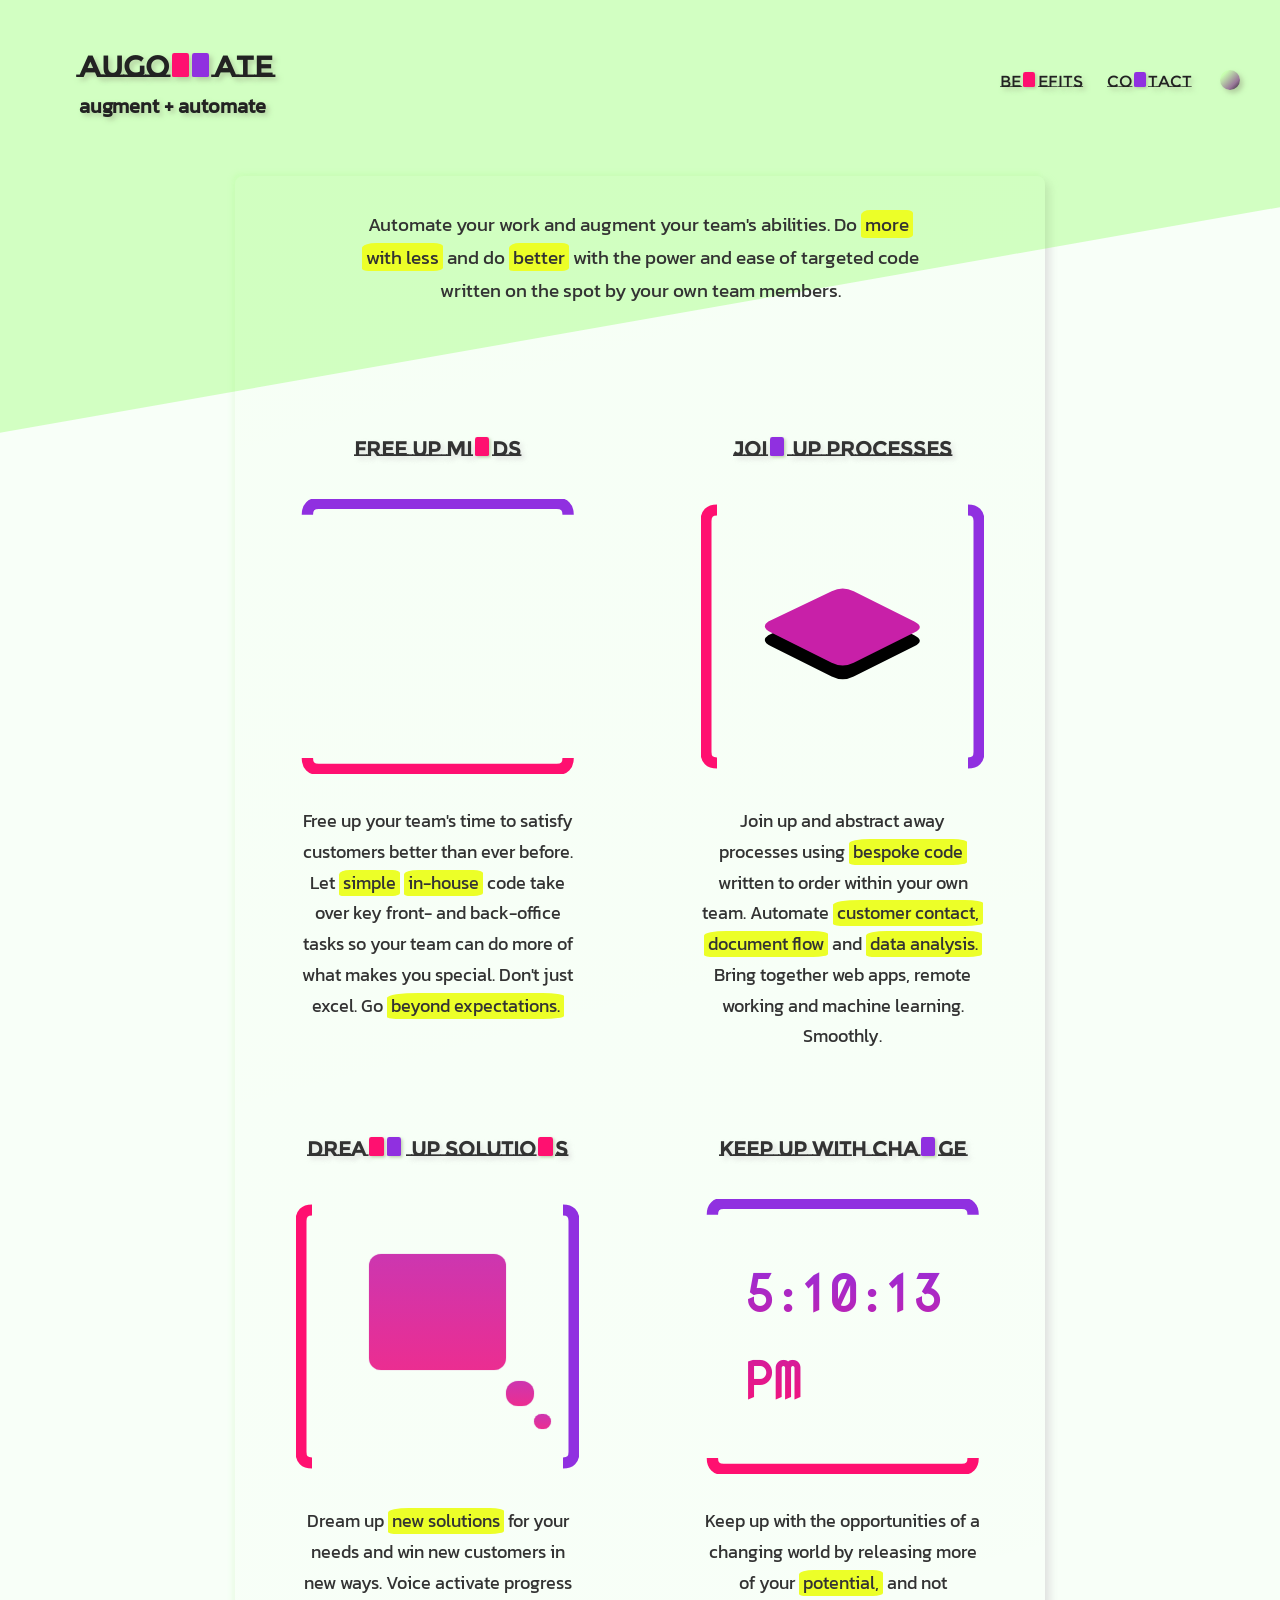
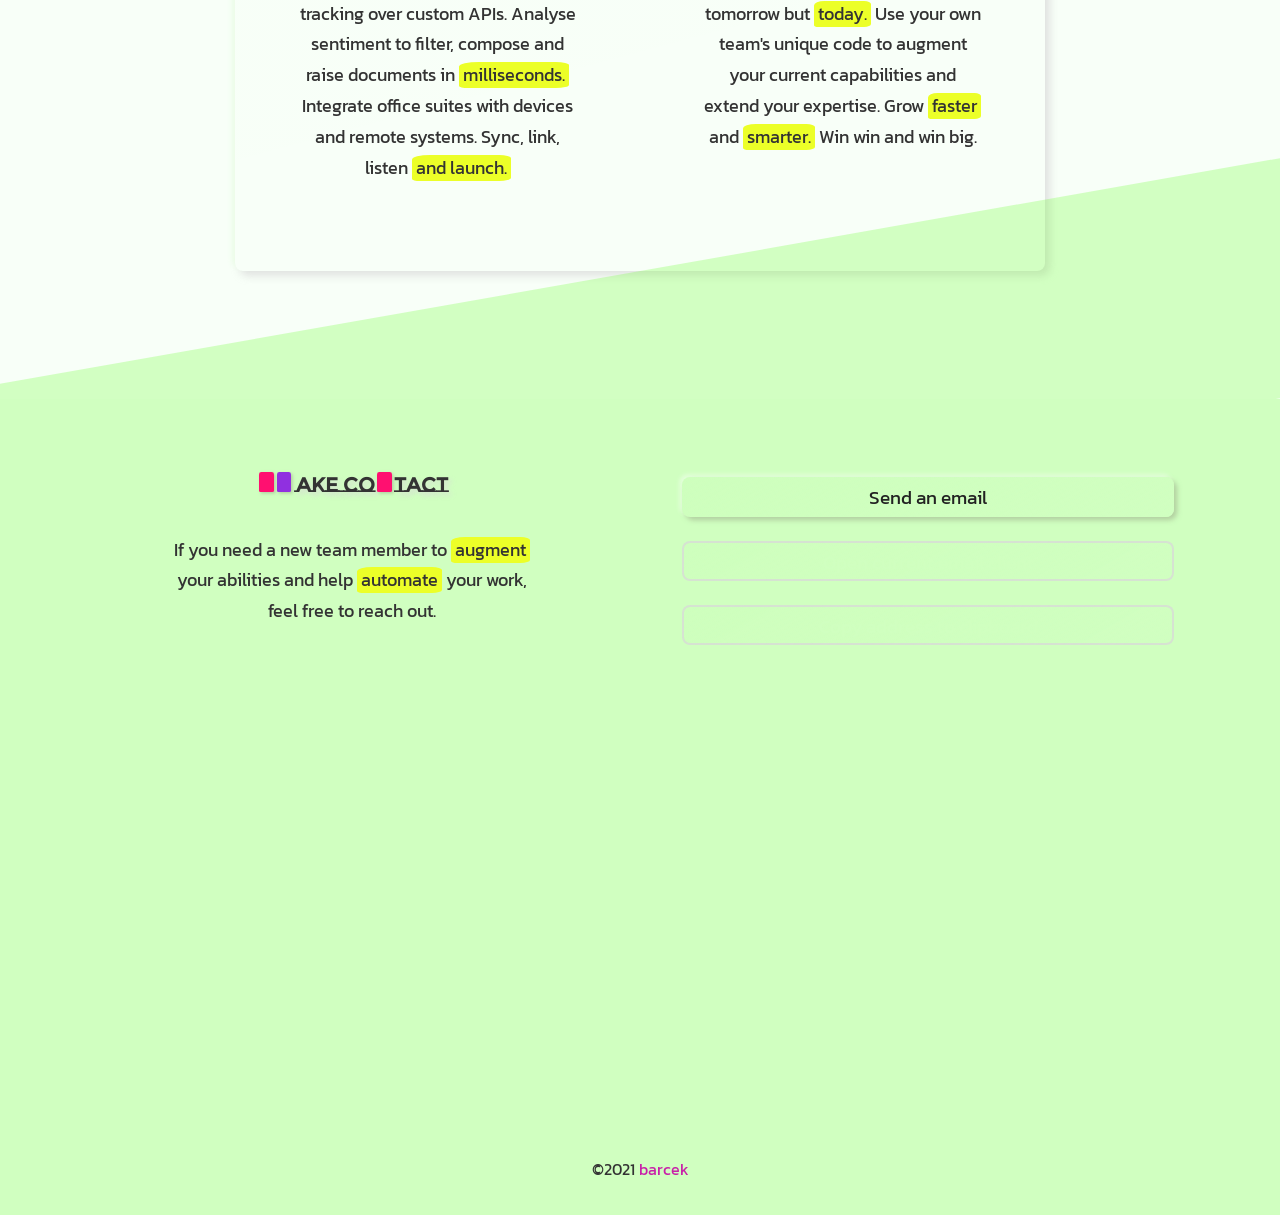
<file: index.html>
<!DOCTYPE html>
<html lang="en">

  <head>

    <meta charset="utf-8">
    <meta name="viewport" content="width=device-width,initial-scale=1.0">

    <meta name="title" content="AUGOMATE | automate your work & augment your team's abilities">
    <meta name="description" content="Do more & do better with the power & ease of targeted code written on the spot by your own team members.">
    <meta name="keywords" content="automation, automate, automated, augmentation, augment, augmented, team, back-office, join up, integrate, sync, excel, better, resources, processes, solutions, analysis, document, flow, app, remote, in-house, bespoke, code">

    <title>AUGOMATE | augment + automate</title>

    <link rel="icon" href="[data-uri]">
    <link rel="stylesheet" href="./style.css">
    <script src="./script.js" defer></script>

  </head>

  <body>

    <div class="splash splash--top"></div>

    <a href="#content" class="skip">Skip to content</a>

    <header>

      <a href="index.html">
        <section class="title__frame">
          <h1 class="title__name" aria-label="augomate">
            augo<span class="visually-hidden">m</span><div class="bar bar--large bar--left"></div><div class="bar bar--large bar--right"></div>ate
          </h1>
          <h2 class="title__summary">
            augment + automate
          </h2>
        </section>
      </a>

      <nav class="outline outline--lit hidden" aria-label="main">

        <button class="btn--raised btn--menu" aria-controls="menu" aria-pressed="false" aria-label="menu toggle">
          <div></div>
          <div></div>
          <div></div>
        </button>

      </nav>

      <ul class="menu__list transparent hidden" id="menu" aria-expanded="false">

        <div class="outline outline--lit">
          <a href="#benefits" aria-label="benefits">
            Be<span class="visually-hidden">n</span><div class="bar bar--small bar--solo"></div>efits
          </a>
        </div>

        <div class="outline outline--lit">
          <a href="#contact" aria-label="contact">
            Co<span class="visually-hidden">n</span><div class="bar bar--small bar--solo"></div>tact
          </a>
        </div>

        <div class="outline outline--lit theme__outline" tabindex="0" aria-label="theme toggle">
          <div class="theme__disc"></div>
        </div>

      </ul>

    </header>

    <main id="content">

      <section class="card intro transparent">
        <p>Automate your work and augment your team's abilities. Do <mark>more</mark> <mark>with less</mark> and do <mark>better</mark> with the power and ease of targeted code written on the spot by your own team members.</p>
      </section>

      <article class="tablet tablet--offset">

        <section class="card transparent" id="benefits">

          <h1 aria-label="free up minds">
            Free Up Mi<span class="visually-hidden">n</span><div class="bar bar--medium bar--solo"></div>ds
          </h1>

          <div class="box" id="flow" role="presentation">
            <svg class="box__bracket box__bracket--horizontal box__bracket--upper" viewBox="0 0 25 2">
              <path d="M1,2 Q1,1 2,1 L23,1 Q24,1 24,2"></path>
            </svg>
            <div class="noscript">
              <div class="flow__symbol">&num;</div>
              <div class="flow__symbol">&hearts;</div>
              <div class="flow__symbol">&reg;</div>
              <div class="flow__symbol">&check;</div>
              <div class="flow__symbol">&euro;</div>
            </div>
            <svg class="box__bracket box__bracket--horizontal box__bracket--lower" viewBox="0 0 25 2">
              <path d="M1,0 Q1,1 2,1 L23,1 Q24,1 24,0"></path>
            </svg>
          </div>

          <p>Free up your team's time to satisfy customers better than ever before. Let <mark>simple</mark> <mark>in-house</mark> code take over key front- and back-office tasks so your team can do more of what makes you special. Don't just excel. Go <mark>beyond expectations.</mark></p>

        </section>

        <section class="card transparent">

          <h1 aria-label="join up processes">
            Joi<span class="visually-hidden">n</span><div class="bar bar--medium bar--solo"></div> Up Processes
          </h1>

          <div class="box" id="grid" role="presentation">
            <svg class="box__bracket box__bracket--vertical box__bracket--left" viewBox="0 0 2 25">
              <path d="M2,1 Q1,1 1,2 L1,23 Q1,24 2,24"></path>
            </svg>
            <svg class="box__image" viewBox="0 0 100 100">
              <path class="box__image--bottom" d="m54,37 l22,11 q4,2 0,4 l-22,11 q-4,2 -8,0 l-22,-11 q-4,-2 -1,-4 l23,-11 q4,-2 8,0 z"></path>
              <path class="box__image--inflow" d="M0,20 L36,38"></path>
              <path class="box__image--inflow" d="M0,80 L26,66 Q28,65 26,64 L22,62 Q20,61 22,60 L40,51"></path>
              <path class="box__image--outflow" d="M100,20 L64,38"></path>
              <path class="box__image--top" d="M54,32 L76,43 Q80,45 76,47 L54,58 Q50,60 46,58 L24,47 Q20,45 23,43 L46,32 Q50,30 54,32 Z"></path>
            </svg>
            <svg class="box__bracket box__bracket--vertical box__bracket--right" viewBox="0 0 2 25">
              <path d="M0,1 Q1,1 1,2 L1,23 Q1,24 0,24"></path>
            </svg>
          </div>

          <p>Join up and abstract away processes using <mark>bespoke code</mark> written to order within your own team. Automate <mark>customer contact,</mark> <mark>document flow</mark> and <mark>data analysis.</mark> Bring together web apps, remote working and machine learning. Smoothly.</p>

        </section>

        <section class="card transparent">

          <h1 aria-label="dream up solutions">
            Drea<span class="visually-hidden">m</span><div class="bar bar--medium bar--left"></div><div class="bar bar--medium bar--right"></div> Up Solutio<span class="visually-hidden">n</span><div class="bar bar--medium bar--solo"></div>s
          </h1>

          <div class="box" id="idea" role="presentation">
            <svg class="box__bracket box__bracket--vertical box__bracket--left" viewBox="0 0 2 25">
              <path d="M2,1 Q1,1 1,2 L1,23 Q1,24 2,24"></path>
            </svg>
            <div class="idea__bubble idea__bubble--large">
              <div class="idea__backdrop"></div>
            </div>
            <div class="idea__bubble idea__bubble--small">
              <div class="idea__backdrop"></div>
            </div>
            <div class="idea__bubble idea__bubble--small">
              <div class="idea__backdrop"></div>
            </div>
            <svg class="box__bracket box__bracket--vertical box__bracket--right" viewBox="0 0 2 25">
              <path d="M0,1 Q1,1 1,2 L1,23 Q1,24 0,24"></path>
            </svg>
          </div>

          <p>Dream up <mark>new solutions</mark> for your needs and win new customers in new ways. Voice activate progress tracking over custom APIs. Analyse sentiment to filter, compose and raise documents in <mark>milliseconds.</mark> Integrate office suites with devices and remote systems. Sync, link, listen <mark>and launch.</mark></p>

        </section>

        <section class="card transparent">

          <h1 aria-label="keep up with change">
            Keep Up With Cha<span class="visually-hidden">n</span><div class="bar bar--medium bar--solo"></div>ge
          </h1>

          <div class="box" id="time" role="presentation">
            <svg class="box__bracket box__bracket--horizontal box__bracket--upper" viewBox="0 0 25 2">
              <path d="M1,2 Q1,1 2,1 L23,1 Q24,1 24,2"></path>
            </svg>
            <svg class="box__bracket box__bracket--horizontal box__bracket--lower" viewBox="0 0 25 2">
              <path d="M1,0 Q1,1 2,1 L23,1 Q24,1 24,0"></path>
            </svg>
            <p></p>
          </div>

          <p>Keep up with the opportunities of a changing world by releasing more of your <mark>potential,</mark> and not tomorrow but <mark>today.</mark> Use your own team's unique code to augment your current capabilities and extend your expertise. Grow <mark>faster</mark> and <mark>smarter.</mark> Win win and win big.</p>

        </section>

      </article>

    </main>

    <div class="splash splash--bottom"></div>

    <form id="contact">

      <section class="card transparent">

        <h1 aria-label="make contact">
          <span class="visually-hidden">M</span><div class="bar bar--medium bar--left"></div><div class="bar bar--medium bar--right"></div>ake Co<span class="visually-hidden">n</span><div class="bar bar--medium bar--solo"></div>tact
        </h1>

        <p>If you need a new team member to <mark>augment</mark> your abilities and help <mark>automate</mark> your work, feel free to reach out.</p>

      </section>

      <fieldset class="form__btns">

        <div class="outline">
          <button id="contact-show" class="btn--raised btn--form">
            Send an email
          </button>
        </div>

        <div class="outline">
          <button id="contact-send" class="btn--raised btn--form" disabled>
            Open current email client
          </button>
        </div>

        <div class="outline">
          <button id="contact-copy" class="btn--raised btn--form" disabled>
            Copy address to clipboard
          </button>
        </div>

        <p class="form__note form--summary" aria-live="polite"></p>

      </fieldset>

    </form>

    <footer>

      <p>&copy;2021 <a href="https://github.com/barcek">barcek</a></p>

    </footer>

  </body>
</html>
</file>
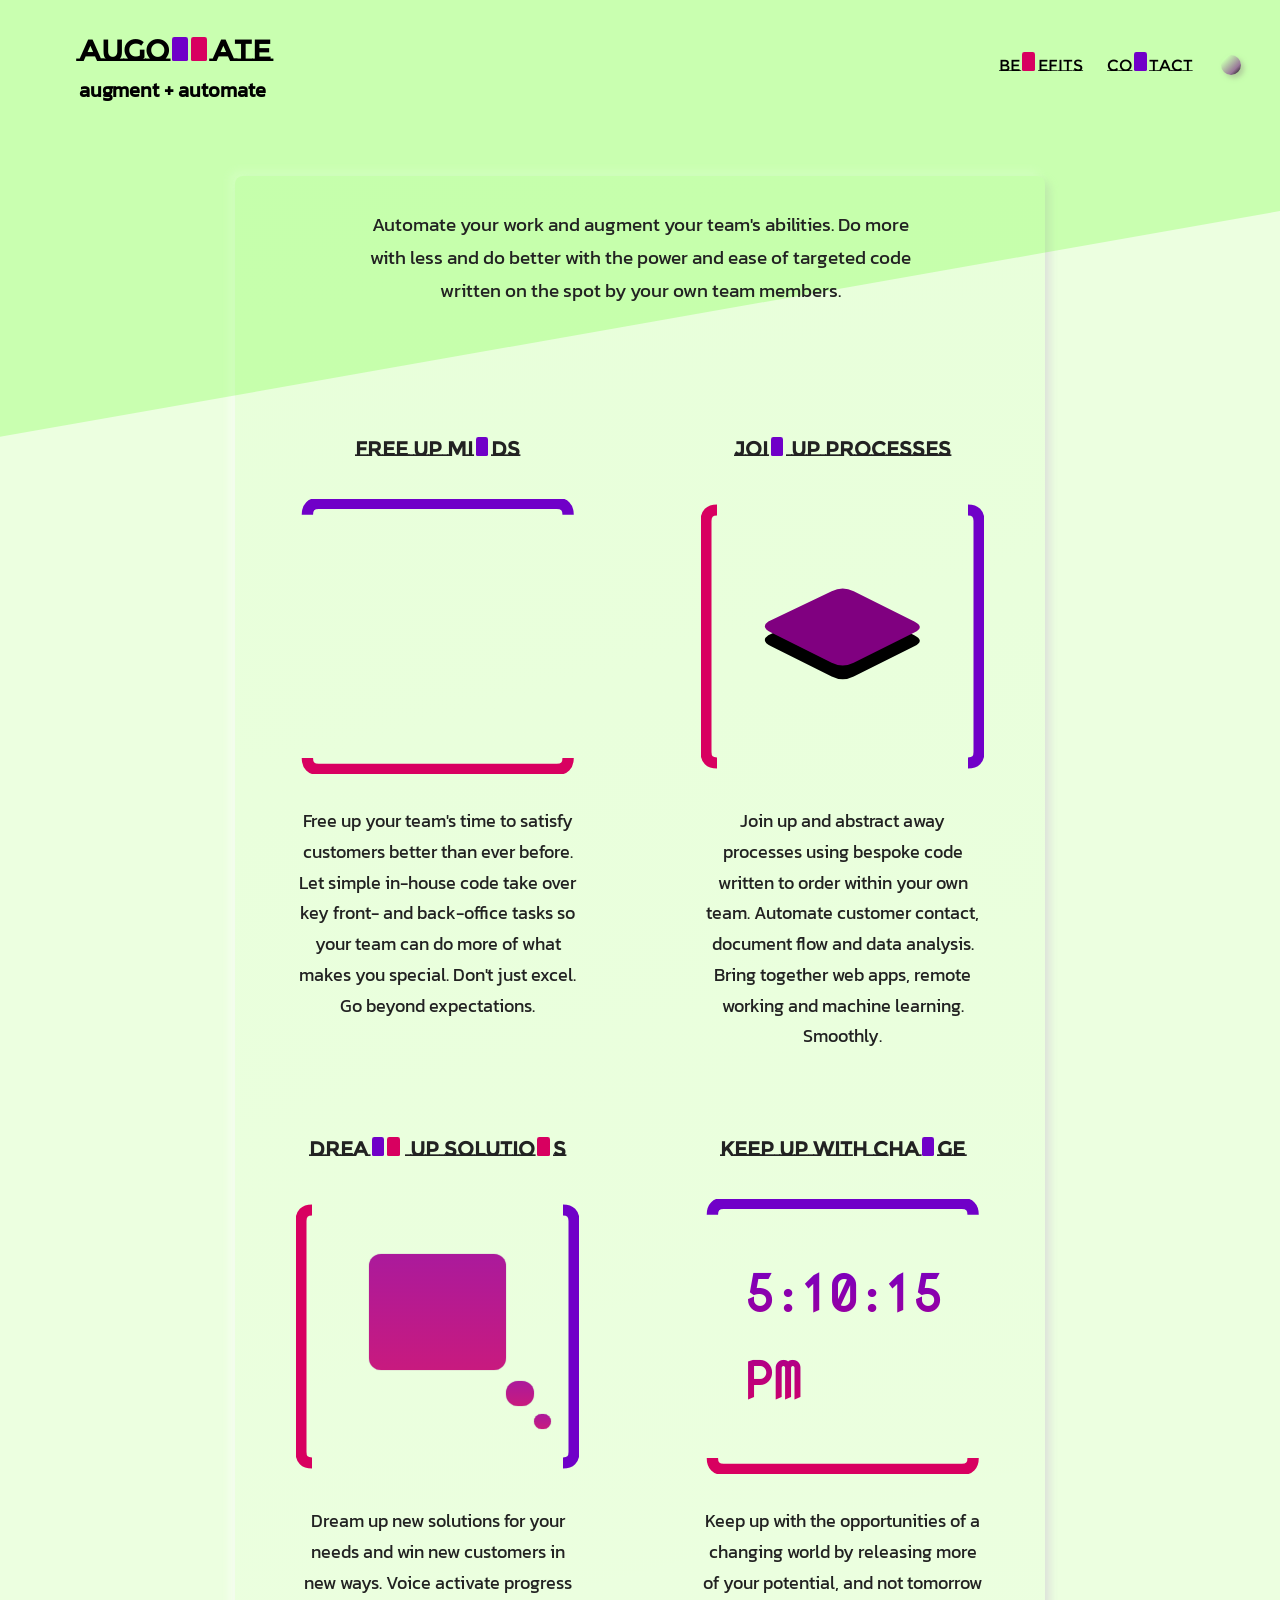
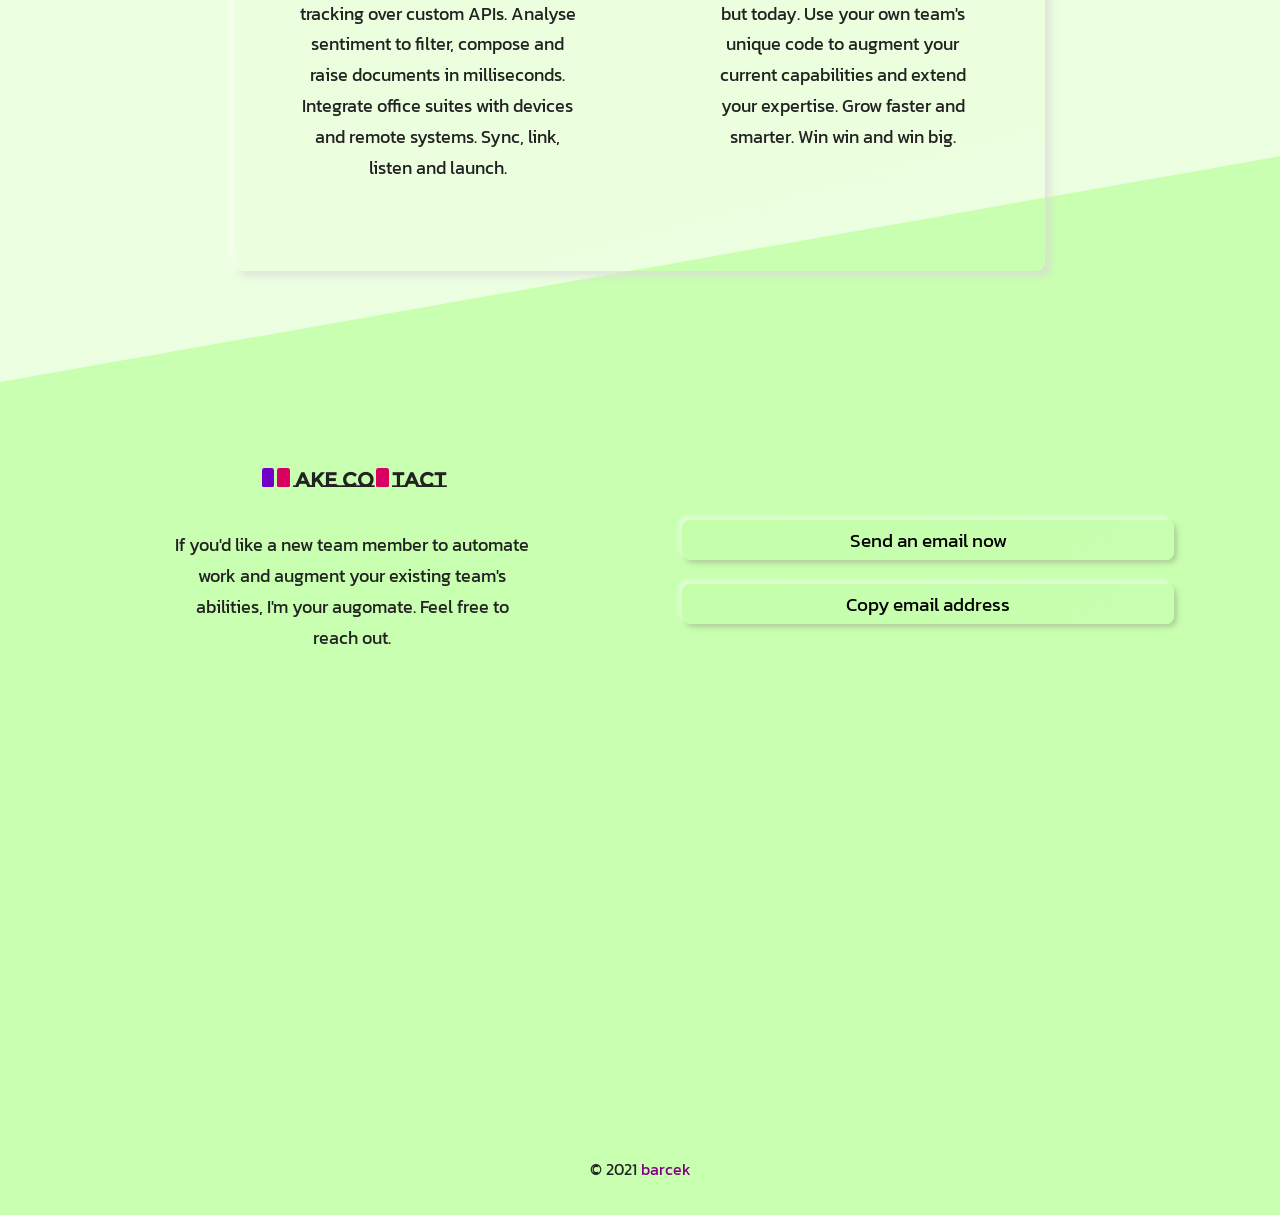
<file: src/index.html>
<!DOCTYPE html>
<html lang="en">

    <head>

        <meta charset="utf-8">
        <meta name="viewport" content="width=device-width,initial-scale=1.0">

        <meta name="title" content="AUGOMATE | automate your work & augment your team's abilities">
        <meta name="description" content="Do more & do better with the power & ease of targeted code written on the spot by your own team members.">
        <meta name="keywords" content="automation, automate, automated, augmentation, augment, augmented, team, back-office, join up, integrate, sync, excel, better, resources, processes, solutions, analysis, document, flow, app, remote, in-house, bespoke, code">

        <title>AUGOMATE | augment + automate</title>

        <link rel="icon" href="[data-uri]">
        <link rel="stylesheet" href="./style.css">
        <script src="./script.js" defer></script>

    </head>

    <body>

        <div class="splash splash--top"></div>

        <header>
            <a href="index.html">
                <section class="title__frame">
                    <h1 class="title__name" aria-label="augomate">
                        augo<span class="hidden">m</span><span class="bar bar--large bar--left"></span><span class="bar bar--large bar--right"></span>ate
                    </h1>
                    <h2 class="title__summary">
                        augment + automate
                    </h2>
                </section>
            </a>

            <nav class="outline outline--lit hidden" aria-label="main">
                <button class="btn--raised btn--menu" aria-controls="menu" aria-pressed="false" aria-label="menu toggle">
                    <div></div>
                    <div></div>
                    <div></div>
                </button>
            </nav>
            <ul class="menu__list transparent hidden" id="menu" aria-expanded="false">
                <div class="outline outline--lit">
                    <a href="#benefits" aria-label="benefits">
                        Be<span class="hidden">n</span><span class="bar bar--small bar--solo"></span>efits
                    </a>
                </div>
                <div class="outline outline--lit">
                    <a href="#contact" aria-label="contact">
                        Co<span class="hidden">n</span><span class="bar bar--small bar--solo"></span>tact
                    </a>
                </div>
                <div class="outline outline--lit theme__outline" tabindex="0" aria-label="theme toggle">
                    <div class="theme__disc"></div>
                </div>
            </ul>

        </header>

        <main>

            <section class="card intro transparent">
                <p>Automate your work and augment your team's abilities. Do more with less and do better with the power and ease of targeted code written on the spot by your own team members.</p>
            </section>

            <article class="tablet tablet--offset">

                <section class="card transparent" id="benefits">
                    <h1 aria-label="free up minds">
                        Free Up Mi<span class="hidden">n</span><span class="bar bar--small bar--solo"></span>ds
                    </h1>
                    <div class="box" id="flow" role="presentation">
                        <svg class="box__bracket box__bracket--horizontal box__bracket--upper" viewBox="0 0 25 2">
                            <path d="M1,2 Q1,1 2,1 L23,1 Q24,1 24,2"></path>
                        </svg>
                        <div class="noscript">
                            <div class="flow__symbol">&num;</div>
                            <div class="flow__symbol">&hearts;</div>
                            <div class="flow__symbol">&reg;</div>
                            <div class="flow__symbol">&check;</div>
                            <div class="flow__symbol">&euro;</div>
                        </div>
                        <svg class="box__bracket box__bracket--horizontal box__bracket--lower" viewBox="0 0 25 2">
                            <path d="M1,0 Q1,1 2,1 L23,1 Q24,1 24,0"></path>
                        </svg>
                    </div>
                    <p>Free up your team's time to satisfy customers better than ever before. Let simple in-house code take over key front- and back-office tasks so your team can do more of what makes you special. Don't just excel. Go beyond expectations.</p>
                </section>

                <section class="card transparent">
                    <h1 aria-label="join up processes">
                        Joi<span class="hidden">n</span><span class="bar bar--small bar--solo"></span> Up Processes
                    </h1>
                    <div class="box" id="grid" role="presentation">
                        <svg class="box__bracket box__bracket--vertical box__bracket--left" viewBox="0 0 2 25">
                            <path d="M2,1 Q1,1 1,2 L1,23 Q1,24 2,24"></path>
                        </svg>
                        <svg class="box__image" viewBox="0 0 100 100">
                            <path class="box__image--bottom" d="m54,37 l22,11 q4,2 0,4 l-22,11 q-4,2 -8,0 l-22,-11 q-4,-2 -1,-4 l23,-11 q4,-2 8,0 z"></path>
                            <path class="box__image--inflow" d="M0,20 L36,38"></path>
                            <path class="box__image--inflow" d="M0,80 L26,66 Q28,65 26,64 L22,62 Q20,61 22,60 L40,51"></path>
                            <path class="box__image--outflow" d="M100,20 L64,38"></path>
                            <path class="box__image--top" d="M54,32 L76,43 Q80,45 76,47 L54,58 Q50,60 46,58 L24,47 Q20,45 23,43 L46,32 Q50,30 54,32 Z"></path>
                        </svg>
                        <svg class="box__bracket box__bracket--vertical box__bracket--right" viewBox="0 0 2 25">
                            <path d="M0,1 Q1,1 1,2 L1,23 Q1,24 0,24"></path>
                        </svg>
                    </div>
                    <p>Join up and abstract away processes using bespoke code written to order within your own team. Automate customer contact, document flow and data analysis. Bring together web apps, remote working and machine learning. Smoothly.</p>
                </section>

                <section class="card transparent">
                    <h1 aria-label="dream up solutions">
                        Drea<span class="hidden">m</span><span class="bar bar--small bar--left"></span><span class="bar bar--small bar--right"></span> Up Solutio<span class="hidden">n</span><span class="bar bar--small bar--solo"></span>s
                    </h1>
                    <div class="box" id="idea" role="presentation">
                        <svg class="box__bracket box__bracket--vertical box__bracket--left" viewBox="0 0 2 25">
                            <path d="M2,1 Q1,1 1,2 L1,23 Q1,24 2,24"></path>
                        </svg>
                        <div class="idea__bubble idea__bubble--large">
                            <div class="idea__backdrop"></div>
                        </div>
                        <div class="idea__bubble idea__bubble--small">
                            <div class="idea__backdrop"></div>
                        </div>
                        <div class="idea__bubble idea__bubble--small">
                            <div class="idea__backdrop"></div>
                        </div>
                        <svg class="box__bracket box__bracket--vertical box__bracket--right" viewBox="0 0 2 25">
                            <path d="M0,1 Q1,1 1,2 L1,23 Q1,24 0,24"></path>
                        </svg>
                    </div>
                    <p>Dream up new solutions for your needs and win new customers in new ways. Voice activate progress tracking over custom APIs. Analyse sentiment to filter, compose and raise documents in milliseconds. Integrate office suites with devices and remote systems. Sync, link, listen and launch.</p>
                </section>

                <section class="card transparent">
                    <h1 aria-label="keep up with change">
                        Keep Up With Cha<span class="hidden">n</span><span class="bar bar--small bar--solo"></span>ge
                    </h1>
                    <div class="box" id="time" role="presentation">
                        <svg class="box__bracket box__bracket--horizontal box__bracket--upper" viewBox="0 0 25 2">
                            <path d="M1,2 Q1,1 2,1 L23,1 Q24,1 24,2"></path>
                        </svg>
                        <svg class="box__bracket box__bracket--horizontal box__bracket--lower" viewBox="0 0 25 2">
                            <path d="M1,0 Q1,1 2,1 L23,1 Q24,1 24,0"></path>
                        </svg>
                        <p></p>
                    </div>
                    <p>Keep up with the opportunities of a changing world by releasing more of your potential, and not tomorrow but today. Use your own team's unique code to augment your current capabilities and extend your expertise. Grow faster and smarter. Win win and win big.</p>
                </section>

            </article>

        </main>

        <div class="splash splash--bottom"></div>

        <form id="contact">

            <section class="card transparent">
                <h1 aria-label="make contact">
                    <span class="hidden">M</span><span class="bar bar--small bar--left"></span><span class="bar bar--small bar--right"></span>ake Co<span class="hidden">n</span><span class="bar bar--small bar--solo"></span>tact
                </h1>
                <p>If you'd like a new team member to automate work and augment your existing team's abilities, I'm your augomate. Feel free to reach out.</p>
            </section>

            <fieldset class="form__btns">
                <div class="outline">
                    <button id="contact-send" class="btn--raised btn--form">
                        Send an email now
                    </button>
                </div>

                <div class="outline">
                    <button id="contact-copy" class="btn--raised btn--form">
                        Copy email address
                    </button>
                </div>

                <p class="form__note form--summary" aria-live="polite"></p>
            </fieldset>

        </form>

        <footer>

            <p>&copy; 2021 <a href="https://github.com/barcek">barcek</a></p>

        </footer>

    </body>
</html>
</file>
<file: style.css>
* {
  margin: 0;
  padding: 0;
  box-sizing: border-box;
}

@font-face {
  font-family: "Montserrat Subrayada";
  src: url("./fonts/Montserrat_Subrayada/MontserratSubrayada-Regular.ttf");
}

@font-face {
  font-family: "Kanit";
  src: url("./fonts/Kanit/Kanit-Regular.ttf");
}

@font-face {
  font-family: "Nova Mono";
  src: url("./fonts/Nova_Mono/NovaMono-Regular.ttf");
}

:root {

  --outline: rgb(112, 216, 80);
  --highlighting: rgb(236, 255, 40);

  --splash-translucent: rgba(96, 255, 32, 0.25);
  --splash-opaque: rgb(208, 255, 192);

  --plateau: rgba(96, 255, 32, 0.01);
  --background: rgb(248, 255, 248);

  --highlight-light: rgba(232, 255, 224, 0.9);
  --highlight-strong: rgba(236, 255, 232, 0.9);
  --shadow-light: rgba(216, 216, 216, 0.75);
  --shadow-strong: rgba(168, 192, 150, 0.75);

  --accent-warm: rgb(255, 16, 112);
  --accent-mid: rgb(200, 32, 168);
  --accent-cool: rgb(144, 48, 224);

  --grayscale-strong: #222;
  --grayscale-light: #333;

  --theme-other-primary: #979;
  --theme-other-secondary: rgb(200, 255, 176);
}

@media screen and (prefers-color-scheme: dark) {

  :root {

    --outline: rgb(24, 144, 12);
    --highlighting: rgb(140, 44, 0);

    --splash-translucent: rgba(0, 1, 0, 0.25);
    --splash-opaque: rgb(42, 54, 42);

    --plateau: rgba(96, 168, 32, 0.01);
    --background: rgb(56, 72, 56);

    --highlight-light: rgba(64, 88, 64, 0.9);
    --highlight-strong: rgba(68, 88, 68, 0.9);
    --shadow-light: rgba(16, 32, 16, 0.75);
    --shadow-strong: rgba(8, 16, 8, 0.75);

    --accent-warm: rgb(216, 0, 96);
    --accent-mid: rgb(182, 40, 172);
    --accent-cool: rgb(148, 80, 248);

    --grayscale-strong: #eee;
    --grayscale-light: #ddd;

    --theme-other-primary: rgb(255, 232, 48);
    --theme-other-secondary: orange;
  }
}

html {
  scroll-behavior: smooth;
}

body.dark {

  --outline: rgb(24, 144, 12);
  --highlighting: rgb(140, 44, 0);

  --splash-translucent: rgba(0, 1, 0, 0.25);
  --splash-opaque: rgb(42, 54, 42);

  --plateau: rgba(96, 168, 32, 0.01);
  --background: rgb(56, 72, 56);

  --highlight-light: rgba(64, 88, 64, 0.9);
  --highlight-strong: rgba(68, 88, 68, 0.9);
  --shadow-light: rgba(16, 32, 16, 0.75);
  --shadow-strong: rgba(18, 24, 18, 0.75);

  --accent-warm: rgb(216, 0, 96);
  --accent-mid: rgb(182, 40, 172);
  --accent-cool: rgb(148, 80, 248);

  --grayscale-strong: #ddd;
  --grayscale-light: #ccc;

  --theme-other-primary: rgb(255, 232, 48);
  --theme-other-secondary: orange;
}

body {
  background-color: var(--background);
  font-family: "Kanit", "Arial", sans-serif;
  color: var(--grayscale-light);
  font-size: 1.05rem;
  line-height: 1.75;
  overflow-x: hidden;
}

body::before {
  content: "narrow";
  display: none;
}

a {
  color: var(--accent-mid);
  text-decoration: none;
}

a:hover,
a:focus {
  text-decoration: underline;
}

/* Outline */

:focus {
  outline: none;
}

.outline {
  position: relative;
  display: inline-block;
  padding: 0.25rem;
  border: 0.4rem solid transparent;
  border-radius: 0.75rem;
  transition: 200ms;
}

.outline:focus-within {
  border: 0.4rem solid var(--outline);
}

.outline--lit:hover {
  border: 0.4rem solid var(--outline);
}

/* Splashes */

.splash {
  position: absolute;
  left: 0vw;
  width: 100%;
  background-color: var(--splash-translucent);
  transform: skew(0, -10deg);
}

.splash--top {
  top: -15vw;
  height: 60vw;
  z-index: 1;
}

.splash--bottom {
  height: 50vw;
}

/* Bars */

.bar {
  display: inline-block;
  border-radius: 0.15rem 0.15rem 0.1rem 0.1rem;
}

.bar--small {
  width: 0.75rem;
  height: 0.9rem;
  box-shadow: 0.1rem 0.1rem 0.2rem var(--shadow-strong);
}

.bar--medium {
  width: 0.9rem;
  height: 1.2rem;
  box-shadow: 0.1rem 0.1rem 0.2rem var(--shadow-strong);
}

.bar--large {
  width: 1.05rem;
  height: 1.5rem;
  box-shadow: 0.2rem 0.2rem 0.3rem var(--shadow-strong);
}

.bar--small:nth-of-type(odd),
.card:nth-of-type(odd) > h1 > .bar:nth-of-type(odd) {
  background-color: var(--accent-warm);
  animation: pump-low 2400ms 400ms infinite;
}

.bar--small:nth-of-type(even),
.card:nth-of-type(even) > h1 > .bar {
   background-color: var(--accent-cool);
   animation: pump-low 2400ms reverse infinite;
}

.bar--medium:nth-of-type(odd),
.card:nth-of-type(odd) > h1 > .bar:nth-of-type(odd) {
  background-color: var(--accent-warm);
  animation: pump-mid 2400ms 400ms infinite;
}

.bar--medium:nth-of-type(even),
.card:nth-of-type(even) > h1 > .bar {
  background-color: var(--accent-cool);
  animation: pump-mid 2400ms reverse infinite;
}

.bar--large:nth-of-type(odd) {
  background-color: var(--accent-warm);
  animation: pump-high 2400ms 400ms infinite;
}

.bar--large:nth-of-type(even) {
  background-color: var(--accent-cool);
  animation: pump-high 2400ms reverse infinite;
}

.bar--left {
  margin: 0 0.09rem 0 0.2rem;
}

.bar--right {
  margin: 0 0.3rem 0 0.09rem;
}

.bar--solo {
  margin: 0 0.15rem;
}

@keyframes pump-low {

  0% { height: 0.9rem; }
  10% { height: 0.3rem; }
  20% { height: 0.3rem; }
  30% { height: 0.9rem; }
  40% { height: 0.9rem; }
  50% { height: 0.1rem; }
  60% { height: 0.9rem; }
  70% { height: 0.1rem; }
  80% { height: 0.3rem; }
  90% { height: 0.1rem; }
  100% { height: 0.9rem; }
}

@keyframes pump-mid {

  0% { height: 1.2rem; }
  10% { height: 0.3rem; }
  20% { height: 0.3rem; }
  30% { height: 1.2rem; }
  40% { height: 1.2rem; }
  50% { height: 0.1rem; }
  60% { height: 1.2rem; }
  70% { height: 0.1rem; }
  80% { height: 0.3rem; }
  90% { height: 0.1rem; }
  100% { height: 1.2rem; }
}

@keyframes pump-high {

  0% { height: 1.5rem; }
  10% { height: 0.6rem; }
  20% { height: 0.6rem; }
  30% { height: 1.5rem; }
  40% { height: 1.5rem; }
  50% { height: 0.1rem; }
  60% { height: 1.2rem; }
  70% { height: 0.1rem; }
  80% { height: 0.3rem; }
  90% { height: 0.1rem; }
  100% { height: 1.5rem; }
}

/* Highlighting */

mark {
  padding: 0rem 0.25rem;
  background-color: var(--highlighting);
  color: inherit;
  border-radius: 18% 12% 12% 8%;
}

@supports (box-decoration-break: clone) {
  mark {
    box-decoration-break: clone;
  }
}

/* Buttons */

button {
  border: none;
  border-radius: 0.5rem;
  transition: 500ms;
}

.btn--raised {
  background-color: var(--plateau);
  background-image: linear-gradient(-30deg, var(--splash-opaque), transparent);
  box-shadow: 0.2rem 0.2rem 0.3rem var(--shadow-strong), -0.15rem -0.15rem 0.25rem var(--highlight-light);
}

.btn--raised:active {
  background-color: var(--plateau);
  box-shadow: inset 0.2rem 0.2rem 0.5rem var(--shadow-strong), inset -0.2rem -0.2rem 0.5rem var(--highlight-light);
}

/* Skip */

.skip {
  display: block;
  position: absolute;
  left: -7.5rem;
  padding: 0.3rem 0 0 0.5rem;
  font-size: 0.95rem;
  color: var(--grayscale-light);
  z-index: 1;
  transition: 300ms;
}

.skip:focus {
  left: 0;
}

.skip:hover,
.skip:focus {
  text-decoration: none;
}

/* Header */

header {
  width: 100%;
  height: 9rem;
  padding: 1.65rem 1.5rem 1.5rem 1.5rem;
  color: var(--grayscale-strong);
}

header .bar {
  transition: 300ms ease;
}

header h1,
header h2 {
  transition: 300ms ease;
}

header a:hover,
header a:focus {
  text-decoration: none;
}

header a:hover .bar,
header a:focus .bar {
  background-color: var(--outline);
}

.title__frame {
  position: relative;
  padding: 0.15rem;
  color: var(--grayscale-strong);
  text-shadow: 0.2rem 0.2rem 0.3rem var(--shadow-strong);
  transition: 300ms;
  z-index: 2;
}

.title__name {
  font-family: "Montserrat Subrayada", "Arial", sans-serif;
  font-size: 1.8rem;
}

.title__summary {
  position: absolute;
  top: 3rem;
  font-size: 1.28rem;
}

header > .outline {
  position: absolute;
  top: 2.15rem;
  right: 1.2rem;
  z-index: 3;
}

.btn--menu {
  position: relative;
  display: flex;
  flex-direction: column;
  align-items: center;
  justify-content: space-around;
  width: 2.5rem;
  height: 2.5rem;
  padding: 0.3rem;
  z-index: 3;
}

.btn--menu > div {
  width: 2rem;
  height: 0.35rem;
  background-color: var(--grayscale-light);
  border-radius: 0.15rem;
}

.menu__list {
  position: absolute;
  display: flex;
  align-items: center;
  justify-content: center;
  top: 1.25rem;
  right: 4.75rem;
  width: 17rem;
  padding: 1.35rem 0 1.35rem 0;
  list-style: none;
  font-family: "Montserrat Subrayada", "Arial", sans-serif;
  font-size: 1rem;
  text-align: right;
  transform: translateX(6rem);
  transition: 300ms;
  z-index: 2;
}

.menu__list > .outline {
  padding: 0.35rem 0.25rem 0.15rem 0.25rem;
}

.menu__list > .outline > a {
  color: inherit;
  text-shadow: 0.2rem 0.2rem 0.3rem var(--shadow-strong);
}

.menu__list > .outline:nth-of-type(odd) > a > .bar {
  background-color: var(--accent-warm);
  animation: pump-low 2400ms 400ms infinite;
}

.menu__list > .outline:nth-of-type(even) >  a > .bar {
  background-color: var(--accent-cool);
  animation: pump-low 2400ms reverse infinite;
}

/* Theme */

.theme__disc {
  width: 1.25rem;
  height: 1.25rem;
  margin: 0.15rem 0.25rem 0.35rem 0.25rem;
  background-image: linear-gradient(135deg, var(--theme-other-secondary) 20%, var(--theme-other-primary) 70%, var(--grayscale-strong));
  border-radius: 50%;
  box-shadow: 0.2rem 0.2rem 0.3rem var(--shadow-strong);
}

body.dark .theme__disc {
  background-image: linear-gradient(-30deg, var(--theme-other-secondary) 1%, var(--theme-other-primary) 75%, var(--grayscale-strong));
  box-shadow: 0 0 1rem var(--theme-other-primary);
}

/* Toggled classes */

.hidden {
  display: none;
}

.transparent {
  opacity: 0;
}

.open {
  transform: translateX(0);
}

.visually-hidden {
  position: absolute;
  width: 1px;
  height: 1px;
  border: 0;
  padding: 0;
  clip: rect(0 0 0 0);
  white-space: nowrap;
  overflow: hidden;
  opacity: 0;
  transform: scale(0);
}

/* Main */

.intro, .tablet {
  left: 50%;
  transform: translateX(-50%);
  width: 80%;
}

.intro {
  position: absolute;
  z-index: 1;
}

.tablet {
  display: flex;
  flex-wrap: wrap;
  align-items: flex-start;
  justify-content: center;
  position: relative;
  background-image: linear-gradient(-15deg, transparent, var(--plateau));
  border-radius: 0.5rem;
  box-shadow: 0.3rem 0.3rem 0.5rem var(--shadow-light), -0.2rem -0.2rem 0.35rem var(--highlight-strong);
  overflow: hidden;
}

.tablet--offset {
  padding-top: 15rem;
}

.card {
  display: flex;
  flex-wrap: wrap;
  align-items: center;
  justify-content: center;
  transition: 800ms;
}

.card > h1 {
  width: 100%;
  margin-top: 2rem;
  font-family: "Montserrat Subrayada", "Arial", sans-serif;
  font-size: 1.15rem;
  text-shadow: 0.2rem 0.2rem 0.3rem var(--shadow-light);
  text-align: center;
}

.card > p {
  padding: 10%;
  text-align: center;
}

.card > p + p {
  padding-top: 0;
}

.card > p:first-of-type:last-of-type {
  padding-top: 2rem;
  padding-bottom: 3rem;
}

.box {
  position: relative;
  width: 80%;
  height: 62vw;
  margin-top: 2rem;
  padding: 1%;
  background-color: transparent;
  overflow: hidden;
}

.box__bracket {
  position: absolute;
  stroke-width: 1;
  fill: none;
}

.box__bracket--horizontal {
  width: 100%;
}

.box__bracket--vertical {
  height: 100%;
}

.box__bracket--upper, .box__bracket--right {
  stroke: var(--accent-cool);
}

.box__bracket--lower, .box__bracket--left {
  stroke: var(--accent-warm);
}

.box__bracket--upper {
  left: 0;
  top: -2.5%;
}

.box__bracket--lower {
  left: 0;
  bottom: -2.5%;
}

.box__bracket--left {
  top: 0;
  left: -2%;
}

.box__bracket--right {
  top: 0;
  right: -2%;
}

/* Flow */

#flow > .flow__symbol, #flow > .noscript > .flow__symbol {
  position: absolute;
  top: 100%;
  left: 50%;
  color: var(--accent-cool);
  font-size: 3rem;
  text-shadow: 0 0 0.05rem var(--accent-mid);
  animation: rise 2400ms linear infinite;
  z-index: -1;
}

#flow > .noscript > .flow__symbol:nth-of-type(1) {
  left: 15%;
  font-size: 2.5rem;
}

#flow > .noscript > .flow__symbol:nth-of-type(2) {
  left: 70%;
  font-size: 3rem;
  animation-delay: 600ms;
}

#flow > .noscript > .flow__symbol:nth-of-type(3) {
  left: 80%;
  font-size: 3.25rem;
  animation-delay: 2400ms;
}

#flow > .noscript > .flow__symbol:nth-of-type(4) {
  left: 30%;
  font-size: 2.75rem;
  animation-delay: 1800ms;
}

#flow > .noscript > .flow__symbol:nth-of-type(5) {
  left: 50%;
  font-size: 3.5rem;
  animation-delay: 1200ms;
}

@keyframes rise {

  from {
    top: 100%;
    color: var(--accent-warm);
    opacity: 1;
    text-shadow: 0 0 0.075rem var(--accent-warm);
  }
  to {
    top: -35%;
    color: var(--accent-cool);
    opacity: 0.75;
    text-shadow: 0 0 0.075rem var(--accent-cool);
  }
}

/* Grid */

.box__image--inflow,
.box__image--outflow {
  stroke: #000;
  stroke-width: 3;
  stroke-linecap: round;
  fill: none;
}

.box__image--inflow {
  stroke: var(--accent-warm);
  stroke-dasharray: 60;
  stroke-dashoffset: 60;
  animation: flow-in 1600ms linear infinite;
}

.box__image--outflow {
  stroke: var(--accent-cool);
  stroke-width: 4;
  stroke-dasharray: 60;
  stroke-dashoffset: -60;
  animation: flow-out 1600ms 1600ms linear infinite;
}

.box__image--top {
  stroke: none;
  fill: var(--accent-mid);
  animation: pulse 800ms ease alternate infinite;
}

@keyframes flow-in {

  from {
    stroke-dashoffset: 60;
  }
  to {
    stroke-dashoffset: -60;
  }
}

@keyframes flow-out {

  from {
    stroke-dashoffset: -60;
  }
  to {
    stroke-dashoffset: 60;
  }
}

@keyframes pulse {

  from {
    fill: var(--accent-warm);
  }
  to {
    fill: var(--accent-cool);
  }
}

/* Idea */

.idea__bubble {
  position: absolute;
  border-radius: 0.75rem;
  box-shadow: 0 0 0.05rem var(--accent-mid);
  overflow: hidden;
  animation: fade-in-out 2400ms alternate infinite;
}

.idea__bubble--large {
  top: 20%;
  left: 26%;
  width: 48%;
  height: 42%;
  animation-delay: 800ms;
}

.idea__bubble--small:nth-of-type(2) {
  top: 66%;
  left: 74%;
  width: 10%;
  height: 9%;
  animation-delay: 400ms;
}

.idea__bubble--small:last-of-type {
  top: 78%;
  left: 84%;
  width: 6%;
  height: 5.5%;
}

.idea__backdrop {
  width: 265%;
  height: 325%;
  background-image: linear-gradient(var(--accent-cool), var(--accent-warm));
  opacity: 0.9;
  transform: translate(-50%, -50%);
  transform-origin: 50% 50%;
  animation: shift 2500ms ease-in-out alternate infinite;
}

@keyframes fade-in-out {

  0% {
    opacity: 0;
  }
  25% {
    opacity: 0;
  }
  100% {
    opacity: 1;
  }
}

@keyframes shift {

  from {
    transform: translate(-50%, -50%) rotate(0deg);
  }
  to {
    transform: translate(-50%, -50%) rotate(360deg);
  }
}

/* Time */

#time > p {
  position: absolute;
  top: 50%;
  left: 50%;
  transform: translate(-50%, -50%);
  color: var(--accent-mid);
  font-family: "Nova Mono", monospace;
  font-size: 12vw;
  font-weight: 600;
  animation: leap ease 1200ms;
}

@supports (background-clip: text) {

  #time > p {
    background-image: linear-gradient(180deg, var(--accent-cool), var(--accent-warm));
    background-clip: text;
    color: transparent;
  }
}

@keyframes leap {

  from {
    transform: translate(-50%, -50%) scale(1.02);
  }
  to {
    transform: translate(-50%, -50%) scale(1);
  }
}

/* Contact */

#contact {
  display: flex;
  flex-wrap: wrap;
  align-items: flex-start;
  justify-content: center;
  position: relative;
  top: 4rem;
  width: 100%;
  padding: 0 12vw;
  background-color: var(--splash-opaque);
  z-index: 1;
}

form > .card {
  flex: 1 1 100%;
  margin-top: 5vw;
  margin-bottom: 2rem;
}

form .form__btns {
  width: 100%;
  border: none;
}

form .outline {
  display: block;
  width: 100%;
  margin-top: 0.25rem;
}

form .outline > .btn--form {
  width: 100%;
  height: 2.5rem;
  padding: 0.3rem;
  color: var(--grayscale-strong);
  font-family: "Kanit", "Arial", sans-serif;
  font-size: 1.2rem;
}

form .outline > .btn--form[disabled] {
  color: var(--splash-opaque);
  border: 2px solid var(--shadow-light);
  box-shadow: none;
}

form .form__note {
  margin-bottom: 0;
  padding: 0.25rem 0 0 0.25rem;
  font-size: 1rem;
}

form .form--summary {
  height: 1.5rem;
  padding-top: 0.75rem;
  color: inherit;
  font-size: inherit;
  text-align: center;
  transition: 300ms;
}

/* Footer */

footer {
  position: relative;
  width: 100%;
  height: 55vw;
  display: flex;
  align-items: center;
  justify-content: center;
  background-color: var(--splash-opaque);
}

footer > p {
  position: absolute;
  bottom: 2rem;
  width: 80%;
  font-size: 0.7rem;
  text-align: center;
}

@media screen and (min-width: 400px) {

  body {
    font-size: 1.1rem;
  }

  .tablet--offset {
    padding-top: 14rem;
  }

  .card > h1 {
    font-size: 1.25rem;
  }
}

@media screen and (min-width: 500px) {

  .intro, .tablet {
    width: 64%;
  }

  .tablet--offset {
    padding-top: 16rem;
  }

  .card > p {
    padding: 10% 15%;
  }

  .box {
    width: 70%;
    height: 45vw;
  }

  #time > p {
    font-size: 8.5vw;
  }

  #contact {
    padding: 0 20vw;
  }

  footer > p {
    font-size: 0.8rem;
  }
}

@media screen and (min-width: 650px) {

  body::before {
    content: "wide";
    display: none;
  }

  header > .outline {
    display: none;
  }

  .title__frame {
    display: block;
    opacity: 1;
  }

  .menu__list {
    display: flex;
    top: 1rem;
    right: 0;
    width: 20rem;
    height: 6rem;
    padding: 1.35rem 0 1.35rem 0;
    transform: translateX(0);
    opacity: 1;
  }

  .menu__list > .outline {
    margin: 0 0 0 0.25rem;
  }

  .intro, .tablet {
    width: 90%;
  }

  .intro {
    font-size: 1.18rem;
  }

  .tablet {
    padding-bottom: 2.5rem;
  }

  .tablet--offset {
    padding-top: 14rem;
  }

  .card {
    flex: 1 1 45%;
  }

  .tablet--column {
    padding-left: 20%;
    padding-right: 20%;
  }

  .tablet--column > .card {
     flex: 1 1 100%;
  }

  .tablet--column > .card > p {
    padding: 0.75rem 0;
    text-align: left;
  }

  .tablet--column > .card > p:last-of-type {
    padding-bottom: 2rem;
  }

  .tablet--column > .card > button {
    margin: 1.5rem 0;
  }

  .box {
    height: 31vw;
  }

  #time > p {
    font-size: 6.4vw;
  }

  footer > p {
    font-size: 0.9rem;
  }
}

@media screen and (min-width: 750px) {

  .splash--top {
    height: 40vw;
  }

  #contact {
    top: 6rem;
  }

  footer > p {
    font-size: 1rem;
  }
}

@media screen and (min-width: 900px) {

  header {
    height: 11rem;
    padding: 2.5rem 6vw;
  }

  .menu__list {
    top: 2rem;
  }

  .intro, .tablet {
    width: 810px;
  }

  .tablet--column {
    padding-left: 160px;
    padding-right: 160px;
  }

  .box {
    height: 275px;
  }

  #time > p {
    font-size: 50px;
  }

  .splash--bottom, #contact {
    height: 15rem;
  }

  #contact {
    flex-gap: 1rem;
    align-items: center;
    justify-content: space-between;
    top: 8rem;
    padding: 5vw 5vw 0 5vw;
  }

  #contact > .card > h1 {
    margin-top: 0;
  }

  #contact > .card, #contact > .form__btns {
    flex: 1 1 30%;
    margin: 0 2rem;
  }

  .footer {
    height: 25rem;
  }
}

@media screen and (prefers-reduced-motion: reduce) {

  * {
    transition: none;
    animation: none;
  }

  html {
    scroll-behavior: auto;
  }
}
</file>
<file: src/style.css>
* {
    margin: 0;
    padding: 0;
    box-sizing: border-box;
}

@font-face {
    font-family: "Montserrat Subrayada";
    src: url("./fonts/Montserrat_Subrayada/MontserratSubrayada-Regular.ttf");
}

@font-face {
    font-family: "Kanit";
    src: url("./fonts/Kanit/Kanit-Regular.ttf");
}

@font-face {
    font-family: "Nova Mono";
    src: url("./fonts/Nova_Mono/NovaMono-Regular.ttf");
}

:root {

    --outline: rgb(32, 192, 16);

    --splash-translucent: rgba(96, 255, 32, 0.25);
    --splash-opaque: rgb(200, 255, 176);

    --plateau: rgba(96, 255, 32, 0.03);
    --background: rgb(236, 255, 224);

    --highlight-light: rgba(232, 255, 224, 0.9);
    --highlight-strong: rgba(248, 255, 244, 0.9);
    --shadow-light: rgba(216, 216, 216, 0.75);
    --shadow-strong: rgba(168, 192, 150, 0.75);

    --accent-warm: rgb(216, 0, 96);
    --accent-mid: purple;
    --accent-cool: rgb(112, 0, 200);

    --grayscale-strong: #000;
    --grayscale-light: #222;

	--theme-other-primary: #979;
	--theme-other-secondary: rgb(200, 255, 176);
}

@media screen and (prefers-color-scheme: dark) {

    :root {

        --outline: rgb(24, 144, 12);

        --splash-translucent: rgba(0, 1, 0, 0.25);
        --splash-opaque: rgb(40, 54, 40);

        --plateau: rgba(96, 168, 32, 0.05);
        --background: rgb(56, 72, 56);

        --highlight-light: rgba(64, 88, 64, 0.9);
        --highlight-strong: rgba(68, 88, 68, 0.9);
        --shadow-light: rgba(16, 32, 16, 0.75);
        --shadow-strong: rgba(8, 16, 8, 0.75);

        --accent-warm: rgb(216, 0, 96);
        --accent-mid: rgb(168, 96, 192);
        --accent-cool: rgb(148, 80, 248);

        --grayscale-strong: #eee;
        --grayscale-light: #ddd;

		--theme-other-primary: rgb(255, 232, 48);
	    --theme-other-secondary: orange;
    }
}

html {
    scroll-behavior: smooth;
}

body.dark {

    --outline: rgb(24, 144, 12);

    --splash-translucent: rgba(0, 1, 0, 0.25);
    --splash-opaque: rgb(40, 54, 40);

    --plateau: rgba(96, 168, 32, 0.05);
    --background: rgb(56, 72, 56);

    --highlight-light: rgba(64, 88, 64, 0.9);
    --highlight-strong: rgba(68, 88, 68, 0.9);
    --shadow-light: rgba(16, 32, 16, 0.75);
    --shadow-strong: rgba(18, 24, 18, 0.75);

    --accent-warm: rgb(216, 0, 96);
    --accent-mid: rgb(168, 96, 192);
    --accent-cool: rgb(148, 80, 248);

    --grayscale-strong: #eee;
    --grayscale-light: #ddd;

	--theme-other-primary: rgb(255, 232, 48);
	--theme-other-secondary: orange;
}

body {
    background-color: var(--background);
    font-family: "Kanit", "Arial", sans-serif;
    color: var(--grayscale-light);
    font-size: 1.05rem;
    line-height: 1.75;
    overflow-x: hidden;
}

body::before {
    content: "narrow";
    display: none;
}

a {
    color: var(--accent-mid);
    text-decoration: none;
}

/* Outline */

:focus {
    outline: none;
}

.outline {
    position: relative;
    display: inline-block;
    padding: 0.25rem;
    border: 0.4rem solid transparent;
    border-radius: 0.25rem;
    transition: 200ms;
}

.outline:focus-within {
    border: 0.4rem solid var(--outline);
}

.outline--lit:hover {
    border: 0.4rem solid var(--outline);
}

/* Splashes */

.splash {
    position: absolute;
    left: -50vw;
    width: 200vw;
    background-color: var(--splash-translucent);
    transform: rotate(-10deg);
}

.splash--top {
    top: -15vw;
    height: 60vw;
    z-index: 1
}

.splash--bottom {
    height: 50vw;
    z-index: -1;
}

/* Bars */

.bar {
    display: inline-block;
    border-radius: 0.15rem 0.15rem 0.1rem 0.1rem;
}

.bar--small {
    width: 0.8rem;
    height: 1.2rem;
}

.bar--large {
    width: 1rem;
    height: 1.5rem;
}

.bar--small:nth-of-type(odd),
.card:nth-of-type(odd) > h1 > .bar:nth-of-type(odd) {
    background-color: var(--accent-warm);
    animation: pump-low 2400ms 400ms infinite;
}

.bar--small:nth-of-type(even),
.card:nth-of-type(even) > h1 > .bar {
    background-color: var(--accent-cool);
    animation: pump-low 2400ms reverse infinite;
}

.bar--large:nth-of-type(odd) {
    background-color: var(--accent-warm);
    animation: pump-high 2400ms 400ms infinite;
}

.bar--large:nth-of-type(even) {
    background-color: var(--accent-cool);
    animation: pump-high 2400ms reverse infinite;
}

.bar--left {
    margin: 0 0.09rem 0 0.2rem;
}

.bar--right {
    margin: 0 0.3rem 0 0.09rem;
}

.bar--solo {
    margin: 0 0.15rem;
}

@keyframes pump-low {

    0% { height: 1.2rem; }
    10% { height: 0.3rem; }
    20% { height: 0.3rem; }
    30% { height: 1.2rem; }
    40% { height: 1.2rem; }
    50% { height: 0.1rem; }
    60% { height: 1.2rem; }
    70% { height: 0.1rem; }
    80% { height: 0.3rem; }
    90% { height: 0.1rem; }
    100% { height: 1.2rem; }
}

@keyframes pump-high {

    0% { height: 1.5rem; }
    10% { height: 0.6rem; }
    20% { height: 0.6rem; }
    30% { height: 1.5rem; }
    40% { height: 1.5rem; }
    50% { height: 0.1rem; }
    60% { height: 1.2rem; }
    70% { height: 0.1rem; }
    80% { height: 0.3rem; }
    90% { height: 0.1rem; }
    100% { height: 1.5rem; }
}

/* Buttons */

button {
    border: none;
    border-radius: 0.5rem;
    transition: 300ms;
}

.btn--raised {
    background-color: var(--plateau);
    background-image: linear-gradient(-30deg, var(--splash-opaque), transparent);
    box-shadow: 0.2rem 0.2rem 0.3rem var(--shadow-strong), -0.2rem -0.2rem 0.3rem var(--highlight-light);
}

.btn--raised:active {
    background-color: var(--plateau);
    box-shadow: inset 0.2rem 0.2rem 0.5rem var(--shadow-strong), inset -0.2rem -0.2rem 0.5rem var(--highlight-light);
}

/* Header */

header {
    height: 9rem;
    padding: 1.5rem;
    color: var(--grayscale-strong);
}

.title__frame {
    position: relative;
    padding: 0.15rem;
    color: var(--grayscale-strong);
    transition: 300ms;
    z-index: 2;
}

.title__name {
    font-family: "Montserrat Subrayada", "Arial", sans-serif;
    font-size: 1.8rem;
}

.title__summary {
    position: absolute;
    top: 3rem;
    font-size: 1.28rem;
}

header > .outline {
    position: absolute;
    top: 2rem;
    right: 1.2rem;
    z-index: 3;
}

.btn--menu {
    position: relative;
    display: flex;
    flex-direction: column;
    align-items: center;
    justify-content: space-around;
    width: 2.5rem;
    height: 2.5rem;
    padding: 0.3rem;
    z-index: 3;
}

.btn--menu > div {
    width: 2rem;
    height: 0.35rem;
    background-color: var(--grayscale-light);
    border-radius: 0.15rem;
}

.menu__list {
    position: absolute;
    display: flex;
    align-items: center;
    justify-content: center;
    top: 1rem;
    right: 4.75rem;
    width: 17rem;
    padding: 1.35rem 0 1.35rem 0;
    list-style: none;
    font-family: "Montserrat Subrayada", "Arial", sans-serif;
    font-size: 1rem;
    text-align: right;
    transform: translateX(6rem);
    transition: 300ms;
    z-index: 2;
}

.menu__list > .outline {
    padding: 0.35rem 0.25rem 0.15rem 0.25rem;
}

.menu__list > .outline > a {
    color: inherit;
}

.menu__list > .outline:nth-of-type(odd) > a > .bar {
    background-color: var(--accent-warm);
    animation: pump-low 2400ms 400ms infinite;
}

.menu__list > .outline:nth-of-type(even) >  a > .bar {
    background-color: var(--accent-cool);
    animation: pump-low 2400ms reverse infinite;
}

/* Theme */

.theme__disc {
    width: 1.25rem;
    height: 1.25rem;
    margin: 0.2rem 0.25rem 0.3rem 0.25rem;
    background-image: linear-gradient(135deg, var(--theme-other-secondary) 20%, var(--theme-other-primary) 70%, var(--grayscale-strong));
    border-radius: 50%;
    box-shadow: 0.2rem 0.2rem 0.3rem var(--shadow-strong);
}

body.dark .theme__disc {
    background-image: linear-gradient(-30deg, var(--theme-other-secondary) 1%, var(--theme-other-primary) 75%, var(--grayscale-strong));
    box-shadow: 0 0 1rem var(--theme-other-primary);
}

/* Toggled classes */

.hidden {
    display: none;
}

.transparent {
    opacity: 0;
}

.open {
    transform: translateX(0);
}
/*
.visually-hidden {
    position: absolute;
    width: 1px;
    height: 1px;
    border: 0;
    padding: 0;
    clip: rect(0 0 0 0);
    white-space: nowrap;
    overflow: hidden;
    opacity: 0;
    transform: scale(0);
}
*/
/* Main */

.intro, .tablet {
    left: 50%;
    transform: translateX(-50%);
    width: 80%;
}

.intro {
    position: absolute;
    z-index: 1;
}

.tablet {
	display: flex;
	flex-wrap: wrap;
	align-items: flex-start;
	justify-content: center;
    position: relative;
    background-image: linear-gradient(-15deg, transparent, var(--plateau));
    border-radius: 0.5rem;
    box-shadow: 0.3rem 0.3rem 0.5rem var(--shadow-light), -0.3rem -0.3rem 0.5rem var(--highlight-strong);
    overflow: hidden;
}

.tablet--offset {
    padding-top: 15rem;
}

.card {
    display: flex;
    flex-wrap: wrap;
    align-items: center;
    justify-content: center;
    transition: 800ms;
}

.card > h1 {
    width: 100%;
    margin-top: 2rem;
    font-family: "Montserrat Subrayada", "Arial", sans-serif;
    font-size: 1.15rem;
    text-align: center;
}

.card > p {
    padding: 10%;
    text-align: center;
}

.card > p + p {
    padding-top: 0;
}

.card > p:first-of-type:last-of-type {
    padding-top: 2rem;
    padding-bottom: 3rem;
}

.box {
    position: relative;
    width: 80%;
    height: 62vw;
    margin-top: 2rem;
    padding: 1%;
    background-color: transparent;
    overflow: hidden;
}

.box__bracket {
    position: absolute;
    stroke-width: 1;
    fill: none;
}

.box__bracket--horizontal {
    width: 100%;
}

.box__bracket--vertical {
    height: 100%;
}

.box__bracket--upper, .box__bracket--right {
    stroke: var(--accent-cool);
}

.box__bracket--lower, .box__bracket--left {
    stroke: var(--accent-warm);
}

.box__bracket--upper {
    left: 0;
    top: -2.5%;
}

.box__bracket--lower {
    left: 0;
    bottom: -2.5%;
}

.box__bracket--left {
    top: 0;
    left: -2%;
}

.box__bracket--right {
    top: 0;
    right: -2%;
}

/* Flow */

#flow > .flow__symbol, #flow > .noscript > .flow__symbol {
    position: absolute;
    top: 100%;
    left: 50%;
    color: var(--accent-cool);
    font-size: 3rem;
    text-shadow: 0 0 0.05rem var(--accent-mid);
    animation: rise 2400ms linear infinite;
    z-index: -1;
}

#flow > .noscript > .flow__symbol:nth-of-type(1) {
    left: 15%;
    font-size: 2.5rem;
}

#flow > .noscript > .flow__symbol:nth-of-type(2) {
    left: 70%;
    font-size: 3rem;
    animation-delay: 600ms;
}

#flow > .noscript > .flow__symbol:nth-of-type(3) {
    left: 80%;
    font-size: 3.25rem;
    animation-delay: 2400ms;
}

#flow > .noscript > .flow__symbol:nth-of-type(4) {
    left: 30%;
    font-size: 2.75rem;
    animation-delay: 1800ms;
}

#flow > .noscript > .flow__symbol:nth-of-type(5) {
    left: 50%;
    font-size: 3.5rem;
    animation-delay: 1200ms;
}

@keyframes rise {

    from {
        top: 100%;
        color: var(--accent-warm);
        opacity: 1;
        text-shadow: 0 0 0.075rem var(--accent-warm);
    }
    to {
        top: -35%;
        color: var(--accent-cool);
        opacity: 0.75;
        text-shadow: 0 0 0.075rem var(--accent-cool);
    }
}

/* Grid */

.box__image--inflow,
.box__image--outflow {
    stroke: #000;
    stroke-width: 3;
    stroke-linecap: round;
    fill: none;
}

.box__image--inflow {
    stroke: var(--accent-warm);
    stroke-dasharray: 60;
    stroke-dashoffset: 60;
    animation: flow-in 1600ms linear infinite;
}

.box__image--outflow {
    stroke: var(--accent-cool);
    stroke-width: 4;
    stroke-dasharray: 60;
    stroke-dashoffset: -60;
    animation: flow-out 1600ms 1600ms linear infinite;
}

.box__image--top {
    stroke: none;
    fill: var(--accent-mid);
    animation: pulse 800ms ease alternate infinite;
}

@keyframes flow-in {
    from {
        stroke-dashoffset: 60;
    }
    to {
        stroke-dashoffset: -60;
    }
}

@keyframes flow-out {
    from {
        stroke-dashoffset: -60;
    }
    to {
        stroke-dashoffset: 60;
    }
}

@keyframes pulse {
    from {
        fill: var(--accent-warm);
    }
    to {
        fill: var(--accent-cool);
    }
}

/* Idea */

.idea__bubble {
    position: absolute;
    border-radius: 0.75rem;
    box-shadow: 0 0 0.05rem var(--accent-mid);
    overflow: hidden;
    animation: fade-in-out 2400ms alternate infinite;
}

.idea__bubble--large {
    top: 20%;
    left: 26%;
    width: 48%;
    height: 42%;
    animation-delay: 800ms;
}

.idea__bubble--small:nth-of-type(2) {
    top: 66%;
    left: 74%;
    width: 10%;
    height: 9%;
    animation-delay: 400ms;
}

.idea__bubble--small:last-of-type {
    top: 78%;
    left: 84%;
    width: 6%;
    height: 5.5%;
}

.idea__backdrop {
    width: 265%;
    height: 325%;
    background-image: linear-gradient(var(--accent-cool), var(--accent-warm));
    opacity: 0.9;
    transform: translate(-50%, -50%);
    transform-origin: 50% 50%;
    animation: shift 2500ms ease-in-out alternate infinite;
}

@keyframes fade-in-out {
    0% {
        opacity: 0;
    }
    25% {
        opacity: 0;
    }
    100% {
        opacity: 1;
    }
}

@keyframes shift {
    from {
        transform: translate(-50%, -50%) rotate(0deg);
    }
    to {
        transform: translate(-50%, -50%) rotate(360deg);
    }
}

/* Time */

#time > p {
    position: absolute;
    top: 50%;
    left: 50%;
    transform: translate(-50%, -50%);
    color: var(--accent-mid);
    font-family: "Nova Mono", monospace;
    font-size: 12vw;
    font-weight: 600;
    animation: leap ease 1200ms;
}

@supports (background-clip: text) {

    #time > p {
        background-image: linear-gradient(180deg, var(--accent-cool), var(--accent-warm));
        background-clip: text;
        color: transparent;
    }
}

@keyframes leap {
    from {
        transform: translate(-50%, -50%) scale(1.02);
    }
    to {
        transform: translate(-50%, -50%) scale(1);
    }
}

/* Contact */

#contact {
	display: flex;
	flex-wrap: wrap;
	align-items: flex-start;
	justify-content: center;
    position: relative;
    top: 4rem;
    width: 100vw;
    padding: 0 12vw;
    background-color: var(--splash-opaque);
    z-index: 1;
}

form > .card {
    flex: 1 1 100%;
    margin-top: 5vw;
    margin-bottom: 2rem;
}

form .form__btns {
    width: 100%;
    border: none;
}

form .outline {
    display: block;
    width: 100%;
    margin-top: 0.25rem;
}

form .outline > .btn--form {
    width: 100%;
    height: 2.5rem;
    padding: 0.3rem;
    color: var(--grayscale-strong);
    font-family: "Kanit", "Arial", sans-serif;
    font-size: 1.2rem;
}

form .form__note {
    margin-bottom: 0;
    padding: 0.25rem 0 0 0.25rem;
    font-size: 1rem;
}

form .form--summary {
    height: 1.5rem;
    padding-top: 0.75rem;
    color: inherit;
    font-size: inherit;
    text-align: center;
    transition: 300ms;
}

/* Footer */

footer {
    position: relative;
    width: 100vw;
    height: 55vw;
    display: flex;
    align-items: center;
    justify-content: center;
    background-color: var(--splash-opaque);
}

footer > p {
    position: absolute;
    bottom: 2rem;
    width: 80%;
    font-size: 0.7rem;
    text-align: center;
}

@media screen and (min-width: 400px) {

    body {
        font-size: 1.1rem;
    }

    .tablet--offset {
        padding-top: 14rem;
    }

    .card > h1 {
        font-size: 1.25rem;
    }
}

@media screen and (min-width: 500px) {

    .intro, .tablet {
        width: 64%;
    }

    .tablet--offset {
        padding-top: 16rem;
    }

    .card > p {
        padding: 10% 15%;
    }

    .box {
        width: 70%;
        height: 45vw;
    }

    #time > p {
        font-size: 8.5vw;
    }

    #contact {
        padding: 0 20vw;
    }

    footer > p {
        font-size: 0.8rem;
    }
}

@media screen and (min-width: 650px) {

    body::before {
        content: "wide";
        display: none;
    }

    header > .outline {
        display: none;
    }

    .title__frame {
        display: block;
        opacity: 1;
    }

    .menu__list {
        display: flex;
        top: 1rem;
        right: 0;
        width: 20rem;
        height: 6rem;
        padding: 1.35rem 0 1.35rem 0;
        transform: translateX(0);
        opacity: 1;
    }

    .menu__list > .outline {
        margin: 0 0 0 0.25rem;
    }

    .intro, .tablet {
        width: 90%;
    }

    .intro {
        font-size: 1.18rem;
    }

    .tablet {
        padding-bottom: 2.5rem;
    }

    .tablet--offset {
        padding-top: 14rem;
    }

    .card {
        flex: 1 1 45%;
    }

    .tablet--column {
        padding-left: 20%;
        padding-right: 20%;
    }

    .tablet--column > .card {
        flex: 1 1 100%;
    }

    .tablet--column > .card > p {
        padding: 0.75rem 0;
        text-align: left;
    }

    .tablet--column > .card > p:last-of-type {
        padding-bottom: 2rem;
    }

    .tablet--column > .card > button {
        margin: 1.5rem 0;
    }

    .box {
        height: 31vw;
    }

    #time > p {
        font-size: 6.4vw;
    }

    footer > p {
        font-size: 0.9rem;
    }
}

@media screen and (min-width: 750px) {

    .splash--top {
        height: 40vw;
    }

    #contact {
        top: 6rem;
    }

    footer > p {
        font-size: 1rem;
    }
}

@media screen and (min-width: 900px) {

    header {
        height: 11rem;
        padding: 1.5rem 6vw;
    }

    .intro, .tablet {
        width: 810px;
    }

    .tablet--column {
        padding-left: 160px;
        padding-right: 160px;
    }

    .box {
        height: 275px;
    }

    #time > p {
        font-size: 50px;
    }

    .splash--bottom, #contact {
        height: 15rem;
    }

    #contact {
        flex-gap: 1rem;
	    align-items: center;
	    justify-content: space-between;
        top: 8rem;
        padding: 5vw 5vw 0 5vw;
    }

    #contact > .card > h1 {
        margin-top: 0;
    }

    #contact > .card, #contact > .form__btns {
        flex: 1 1 30%;
        margin: 0 2rem;
    }

    .footer {
        height: 25rem;
    }
}

@media screen and (prefers-reduced-motion: reduce) {

    * {
        transition: none;
        animation: none;
    }

    html {
        scroll-behavior: auto;
    }
}
</file>
